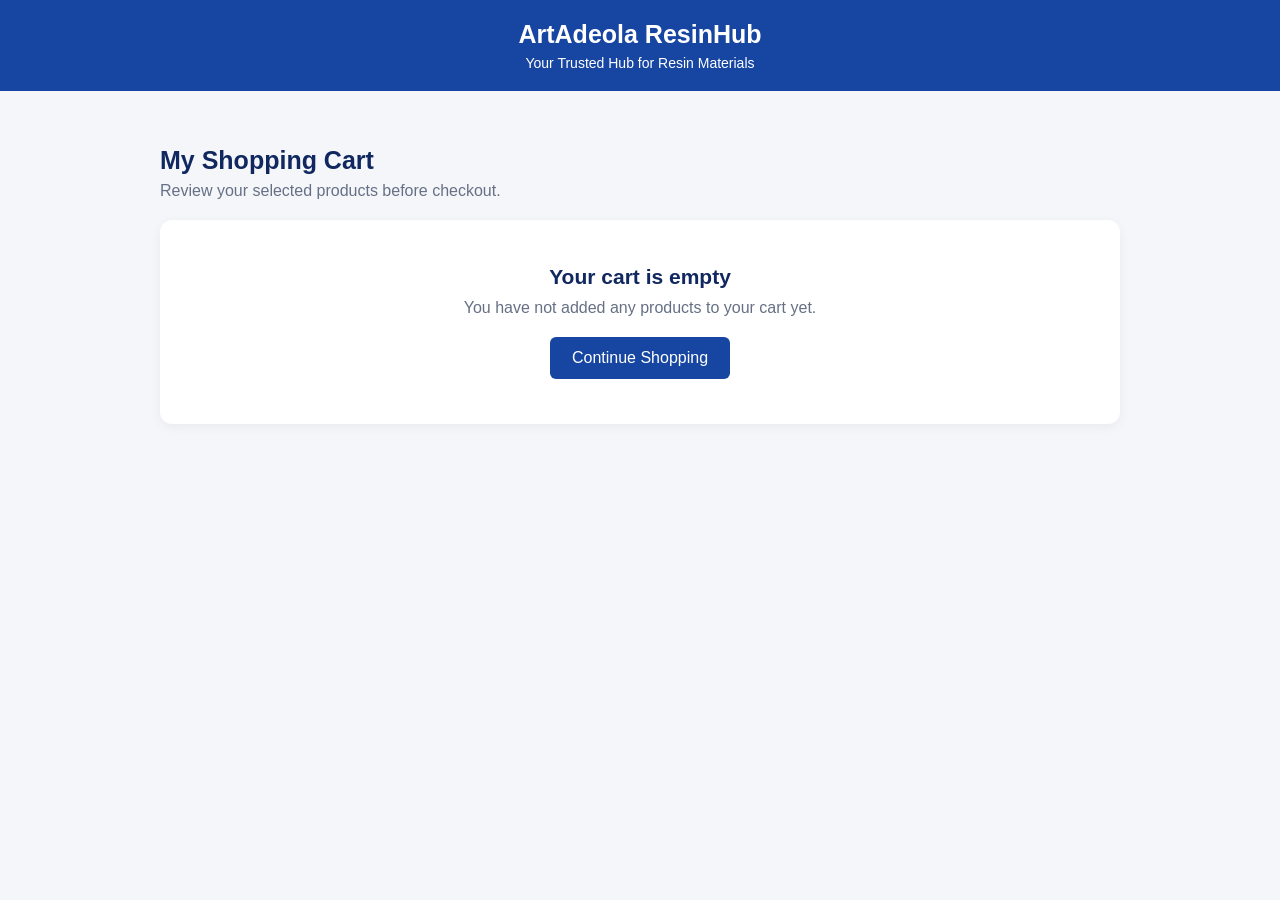
<file: src/main/resources/static/cart.html>
<!DOCTYPE html>
<html lang="en">
<head>
    <meta charset="UTF-8">
    <meta name="viewport" content="width=device-width, initial-scale=1.0">
    <title>My Shopping Cart | ArtAdeola ResinHub</title>

    <style>
        * {
            box-sizing: border-box;
            margin: 0;
            padding: 0;
        }

        body {
            font-family: Arial, sans-serif;
            background: #f4f6fa;
            color: #10285f;
        }

        header {
            background: #1746a2;
            color: white;
            padding: 20px;
            text-align: center;
        }

        header h1 {
            font-size: 25px;
        }

        header p {
            margin-top: 6px;
            font-size: 14px;
        }

        .container {
            max-width: 1000px;
            margin: 35px auto;
            padding: 20px;
        }

        .cart-heading {
            margin-bottom: 20px;
        }

        .cart-heading h2 {
            font-size: 25px;
        }

        .cart-heading p {
            color: #667085;
            margin-top: 7px;
        }

        .cart-layout {
            display: grid;
            grid-template-columns: 1fr 300px;
            gap: 20px;
            align-items: start;
        }

        .cart-items,
        .summary {
            background: white;
            border-radius: 12px;
            padding: 22px;
            box-shadow: 0 3px 12px rgba(0,0,0,0.05);
        }

        .cart-item {
            display: flex;
            justify-content: space-between;
            gap: 15px;
            padding: 18px 0;
            border-bottom: 1px solid #e5e7eb;
        }

        .cart-item:last-child {
            border-bottom: none;
        }

        .item-details {
            flex: 1;
            min-width: 0;
        }

        .item-details h3 {
            font-size: 17px;
            margin-bottom: 7px;
            overflow-wrap: anywhere;
        }

        .option-name {
            color: #1746a2;
            font-size: 14px;
            margin-bottom: 7px;
        }

        .item-price {
            color: #667085;
            font-size: 14px;
            margin-bottom: 12px;
        }

        .quantity-control {
            display: flex;
            align-items: center;
            gap: 10px;
        }

        .quantity-control button {
            width: 32px;
            height: 32px;
            border: 1px solid #c0c0c0;
            background: #edf3ff;
            color: #1746a2;
            font-size: 18px;
            border-radius: 5px;
            cursor: pointer;
        }

        .quantity-control span {
            font-weight: bold;
            min-width: 20px;
            text-align: center;
        }

        .item-right {
            text-align: right;
            min-width: 100px;
        }

        .item-total {
            font-weight: bold;
            font-size: 16px;
            margin-bottom: 12px;
        }

        .remove-btn {
            border: none;
            background: none;
            color: #c62828;
            cursor: pointer;
            font-size: 13px;
        }

        .summary h3 {
            margin-bottom: 20px;
            font-size: 20px;
        }

        .summary-row {
            display: flex;
            justify-content: space-between;
            gap: 10px;
            margin-bottom: 15px;
            color: #555;
            font-size: 14px;
        }

        .summary-total {
            border-top: 1px solid #ddd;
            padding-top: 17px;
            margin-top: 17px;
            font-size: 18px;
            font-weight: bold;
            color: #10285f;
        }

        .checkout-btn {
            width: 100%;
            background: #1746a2;
            color: white;
            border: none;
            padding: 15px;
            border-radius: 7px;
            font-size: 16px;
            font-weight: bold;
            cursor: pointer;
            margin-top: 15px;
        }

        .checkout-btn:hover {
            background: #10285f;
        }

        .checkout-btn:disabled {
            background: #aab3c5;
            cursor: not-allowed;
        }

        .continue-shopping {
            display: block;
            text-align: center;
            margin-top: 18px;
            color: #1746a2;
            text-decoration: none;
            font-size: 14px;
        }

        .empty-cart {
            text-align: center;
            padding: 45px 15px;
        }

        .empty-cart h3 {
            font-size: 21px;
            margin-bottom: 10px;
        }

        .empty-cart p {
            color: #667085;
            margin-bottom: 20px;
        }

        .shop-btn {
            display: inline-block;
            background: #1746a2;
            color: white;
            text-decoration: none;
            padding: 12px 22px;
            border-radius: 6px;
        }

        .notice {
            color: #b42318;
            font-size: 12px;
            margin-top: 8px;
        }

        @media (max-width: 700px) {
            .cart-layout {
                grid-template-columns: 1fr;
            }

            .cart-item {
                flex-wrap: wrap;
            }

            .item-right {
                min-width: 100%;
                display: flex;
                justify-content: space-between;
                align-items: center;
                text-align: left;
            }

            .item-total {
                margin-bottom: 0;
            }
        }
    </style>
</head>

<body>

<header>
    <h1>ArtAdeola ResinHub</h1>
    <p>Your Trusted Hub for Resin Materials</p>
</header>

<div class="container">

    <div class="cart-heading">
        <h2>My Shopping Cart</h2>
        <p>Review your selected products before checkout.</p>
    </div>

    <div id="cartContent"></div>

</div>

<script>
    // Customer-specific cart
    const customerId = sessionStorage.getItem("customerId");
    const cartKey = "artadeola_cart_" + customerId;

    let cart = [];

    function loadCart() {
        try {
            cart = JSON.parse(localStorage.getItem(cartKey)) || [];

            if (!Array.isArray(cart)) {
                cart = [];
            }
        } catch (error) {
            cart = [];
        }

        renderCart();
    }

    function saveCart() {
        localStorage.setItem(cartKey, JSON.stringify(cart));
        renderCart();
    }

    function getPrice(item) {
        const price = Number(item.price);
        return Number.isFinite(price) && price >= 0 ? price : 0;
    }

    function getQuantity(item) {
        const quantity = Number(item.quantity);
        return Number.isInteger(quantity) && quantity > 0 ? quantity : 1;
    }

    function getStock(item) {
        const stock = Number(item.stockQuantity);

        if (
            item.stockQuantity === null ||
            item.stockQuantity === undefined ||
            item.stockQuantity === ""
        ) {
            return null;
        }

        return Number.isFinite(stock) && stock >= 0 ? stock : null;
    }

    function formatPrice(amount) {
        return "₦" + Number(amount).toLocaleString("en-NG", {
            minimumFractionDigits: 2,
            maximumFractionDigits: 2
        });
    }

    function getItemName(item) {
        return item.productName || item.name || "Product";
    }

    function getOptionName(item) {
        return item.optionName || "";
    }

    function getLineTotal(item) {
        return getPrice(item) * getQuantity(item);
    }

    function renderCart() {
        const cartContent = document.getElementById("cartContent");

        if (cart.length === 0) {
            cartContent.innerHTML = `
                <div class="cart-items empty-cart">
                    <h3>Your cart is empty</h3>
                    <p>You have not added any products to your cart yet.</p>
                    <a href="/products.html" class="shop-btn">
                        Continue Shopping
                    </a>
                </div>
            `;
            return;
        }

        let subtotal = 0;
        let totalQuantity = 0;

        cart.forEach(item => {
            subtotal += getLineTotal(item);
            totalQuantity += getQuantity(item);
        });

        let itemsHTML = "";

        cart.forEach((item, index) => {
            const price = getPrice(item);
            const quantity = getQuantity(item);
            const stock = getStock(item);
            const optionName = getOptionName(item);
            const lineTotal = price * quantity;

            const cannotIncrease =
                stock !== null && quantity >= stock;

            itemsHTML += `
                <div class="cart-item">

                    <div class="item-details">
                        <h3>${escapeHTML(getItemName(item))}</h3>

                        ${
                            optionName
                            ? `<p class="option-name">Option: ${escapeHTML(optionName)}</p>`
                            : ""
                        }

                        <p class="item-price">
                            ${formatPrice(price)} each
                        </p>

                        <div class="quantity-control">
                            <button
                                type="button"
                                onclick="changeQuantity(${index}, -1)"
                                aria-label="Decrease quantity"
                            >−</button>

                            <span>${quantity}</span>

                            <button
                                type="button"
                                onclick="changeQuantity(${index}, 1)"
                                aria-label="Increase quantity"
                                ${cannotIncrease ? "disabled" : ""}
                            >+</button>
                        </div>

                        ${
                            cannotIncrease
                            ? `<p class="notice">Maximum available stock reached.</p>`
                            : ""
                        }
                    </div>

                    <div class="item-right">
                        <p class="item-total">
                            ${formatPrice(lineTotal)}
                        </p>

                        <button
                            type="button"
                            class="remove-btn"
                            onclick="removeItem(${index})"
                        >
                            Remove
                        </button>
                    </div>

                </div>
            `;
        });

        cartContent.innerHTML = `
            <div class="cart-layout">

                <div class="cart-items">
                    <h3>Cart Items (${totalQuantity})</h3>
                    ${itemsHTML}
                </div>

                <div class="summary">
                    <h3>Order Summary</h3>

                    <div class="summary-row">
                        <span>Total Items</span>
                        <span>${totalQuantity}</span>
                    </div>

                    <div class="summary-row">
                        <span>Subtotal</span>
                        <span>${formatPrice(subtotal)}</span>
                    </div>

                    <div class="summary-row summary-total">
                        <span>Total</span>
                        <span>${formatPrice(subtotal)}</span>
                    </div>

                    <button
                        type="button"
                        class="checkout-btn"
                        onclick="proceedToCheckout()"
                    >
                        Proceed to Checkout
                    </button>

                    <a href="/products.html" class="continue-shopping">
                        Continue Shopping
                    </a>
                </div>

            </div>
        `;
    }

    function changeQuantity(index, change) {
        const item = cart[index];

        if (!item) return;

        const currentQuantity = getQuantity(item);
        const newQuantity = currentQuantity + change;
        const stock = getStock(item);

        if (newQuantity < 1) {
            return;
        }

        if (stock !== null && newQuantity > stock) {
            alert("You cannot order more than the available stock.");
            return;
        }

        item.quantity = newQuantity;
        saveCart();
    }

    function removeItem(index) {
        if (!cart[index]) return;

        cart.splice(index, 1);
        saveCart();
    }

    function proceedToCheckout() {
        if (cart.length === 0) {
            alert("Your cart is empty.");
            return;
        }

        // Preserve the existing payment page and Paystack flow.
        window.location.href = "/payment.html";
    }

    function escapeHTML(value) {
        return String(value).replace(/[&<>"']/g, character => {
            const entities = {
                "&": "&amp;",
                "<": "&lt;",
                ">": "&gt;",
                '"': "&quot;",
                "'": "&#039;"
            };

            return entities[character];
        });
    }

    loadCart();
</script>

</body>
</html>
</file>
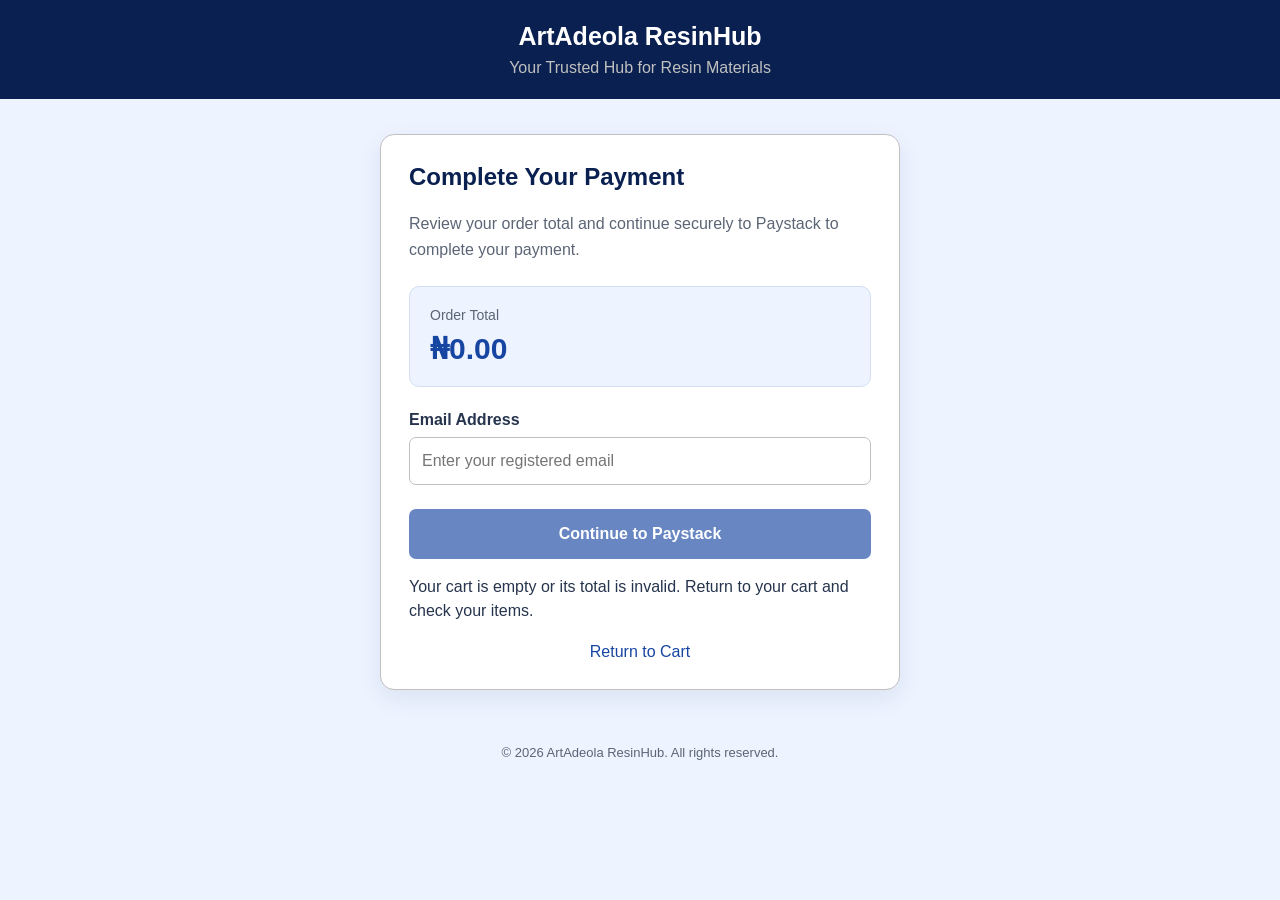
<file: src/main/resources/static/payment.html>
<!DOCTYPE html>
<html lang="en">
<head>
    <meta charset="UTF-8">
    <meta name="viewport" content="width=device-width, initial-scale=1.0">
    <title>Payment | ArtAdeola ResinHub</title>
    <style>
    :root {
        --blue: #1746A2;
        --deep-blue: #0A2050;
        --silver: #C0C0C0;
        --light-blue: #EDF3FF;
        --white: #FFFFFF;
        --text: #26344D;
    }

    * {
        box-sizing: border-box;
    }

    body {
        margin: 0;
        font-family: Arial, sans-serif;
        background: var(--light-blue);
        color: var(--text);
    }

    header {
        background: var(--deep-blue);
        color: var(--white);
        padding: 22px 16px;
        text-align: center;
    }

    header h1 {
        margin: 0;
        font-size: 25px;
    }

    header p {
        margin: 8px 0 0;
        color: var(--silver);
    }

    .container {
        width: min(92%, 520px);
        margin: 35px auto;
    }

    .payment-card {
        background: var(--white);
        padding: 28px;
        border-radius: 14px;
        border: 1px solid var(--silver);
        box-shadow: 0 8px 24px rgba(10, 32, 80, 0.08);
    }

    h2 {
        margin-top: 0;
        color: var(--deep-blue);
    }

    .description {
        line-height: 1.6;
        color: #5b6575;
    }

    .total-box {
        background: var(--light-blue);
        border: 1px solid #d4def3;
        padding: 20px;
        margin: 24px 0;
        border-radius: 10px;
    }

    .total-label {
        font-size: 14px;
        color: #5b6575;
    }

    .total-amount {
        margin-top: 8px;
        font-size: 30px;
        font-weight: bold;
        color: var(--blue);
        overflow-wrap: anywhere;
    }

    label {
        display: block;
        font-weight: bold;
        margin: 18px 0 8px;
    }

    input {
        width: 100%;
        min-height: 48px;
        padding: 12px;
        border: 1px solid var(--silver);
        border-radius: 7px;
        font-size: 16px;
    }

    input:focus {
        outline: 2px solid var(--blue);
        outline-offset: 2px;
    }

    button {
        width: 100%;
        min-height: 50px;
        margin-top: 24px;
        padding: 13px;
        border: none;
        border-radius: 7px;
        background: var(--blue);
        color: var(--white);
        font-size: 16px;
        font-weight: bold;
        cursor: pointer;
    }

    button:hover {
        background: var(--deep-blue);
    }

    button:disabled {
        opacity: 0.65;
        cursor: not-allowed;
    }

    #paymentMessage {
        margin-top: 16px;
        line-height: 1.5;
        overflow-wrap: anywhere;
    }

    .back-link {
        display: block;
        text-align: center;
        margin-top: 20px;
        color: var(--blue);
        text-decoration: none;
    }

    footer {
        text-align: center;
        padding: 20px;
        color: #5b6575;
        font-size: 13px;
    }
</style>
</head>
<body>
<header>
    <h1>ArtAdeola ResinHub</h1>
    <p>Your Trusted Hub for Resin Materials</p>
</header>
<main class="container">
    <section class="payment-card">
        <h2>Complete Your Payment</h2>
        <p class="description">
            Review your order total and continue securely to Paystack
            to complete your payment.
        </p>

        <div class="total-box">
            <div class="total-label">Order Total</div>
            <div class="total-amount" id="orderTotal">₦0.00</div>
        </div>

        <form id="paymentForm">
            <label for="customerEmail">Email Address</label>
            <input
                    type="email"
                    id="customerEmail"
                    placeholder="Enter your registered email"
                    autocomplete="email"
                    required
            >

            <button type="submit" id="payButton">
                Continue to Paystack
            </button>
        </form>

        <p id="paymentMessage" role="status" aria-live="polite"></p>

        <a class="back-link" href="/cart.html">Return to Cart</a>
    </section>
</main>
<footer>
    &copy; 2026 ArtAdeola ResinHub. All rights reserved.
</footer>
<script>
    const paymentForm = document.getElementById("paymentForm");
    const emailInput = document.getElementById("customerEmail");
    const orderTotalElement = document.getElementById("orderTotal");
    const paymentMessage = document.getElementById("paymentMessage");
    const payButton = document.getElementById("payButton");

    // Use the same customer-specific cart key as products.html and cart.html.
    const customerId = sessionStorage.getItem("customerId");
    const cartKey = "artadeola_cart_" + customerId;

    let cart = [];

    try {
        const savedCart = localStorage.getItem(cartKey);
        cart = savedCart ? JSON.parse(savedCart) : [];
    } catch (error) {
        cart = [];
    }

    function getOrderTotal() {
        if (!Array.isArray(cart) || cart.length === 0) {
            return 0;
        }

        return cart.reduce((total, item) => {
            const price = Number(item.price);
            const quantity = Number(item.quantity ?? 1);

            if (
                !Number.isFinite(price) ||
                !Number.isFinite(quantity) ||
                price < 0 ||
                quantity <= 0
            ) {
                throw new Error("An item in your cart has invalid pricing.");
            }

            return total + price * quantity;
        }, 0);
    }

    let orderTotal = 0;

    try {
        orderTotal = getOrderTotal();

        if (orderTotal <= 0) {
            paymentMessage.textContent =
                "Your cart is empty or its total is invalid. Return to your cart and check your items.";
            payButton.disabled = true;
        } else {
            orderTotalElement.textContent = orderTotal.toLocaleString(
                "en-NG",
                {
                    style: "currency",
                    currency: "NGN"
                }
            );
        }
    } catch (error) {
        paymentMessage.textContent = error.message;
        payButton.disabled = true;
    }

    // Reuse the email saved by your existing login page, if available.
    const savedEmail = sessionStorage.getItem("customerEmail");

    if (savedEmail) {
        emailInput.value = savedEmail;
    }

    paymentForm.addEventListener("submit", async function (event) {
        event.preventDefault();

        if (!Array.isArray(cart) || cart.length === 0 || orderTotal <= 0) {
            paymentMessage.textContent =
                "Your cart is empty. Please return to your cart.";
            return;
        }

        if (!emailInput.checkValidity()) {
            emailInput.reportValidity();
            return;
        }

        const email = emailInput.value.trim();

        // Paystack expects the amount in kobo, not naira.
        const amountInKobo = Math.round(orderTotal * 100);

        if (!Number.isSafeInteger(amountInKobo) || amountInKobo <= 0) {
            paymentMessage.textContent = "Please check your order total.";
            return;
        }

        payButton.disabled = true;
        paymentMessage.textContent = "Connecting to Paystack...";

        try {
            const response = await fetch("/api/payments/initialize", {
                method: "POST",
                headers: {
                    "Content-Type": "application/json"
                },
                body: JSON.stringify({
                    email: email,
                    amount: amountInKobo
                })
            });

            const responseText = await response.text();
            let result;

            try {
                result = responseText ? JSON.parse(responseText) : {};
            } catch {
                throw new Error(
                    "The server returned an invalid response. Please check the backend."
                );
            }


if (!response.ok || result.status !== true) {
    paymentMessage.textContent =
        "HTTP Status: " + response.status +
        "\nServer response: " + (responseText || "Empty response");

    console.error("Response status:", response.status);
    console.error("Response body:", responseText);

    payButton.disabled = false;
    return;
}


            const authorizationUrl = result.data?.authorization_url;

            if (!authorizationUrl) {
                throw new Error(
                    "Paystack did not return a payment link. Please check the backend response."
                );
            }

            paymentMessage.textContent = "Redirecting to Paystack...";
            window.location.assign(authorizationUrl);

        } catch (error) {
            paymentMessage.textContent =
                error.message || "Payment could not be started. Please try again.";

            payButton.disabled = false;
        }
    });
</script>
</body>
</html>
</file>
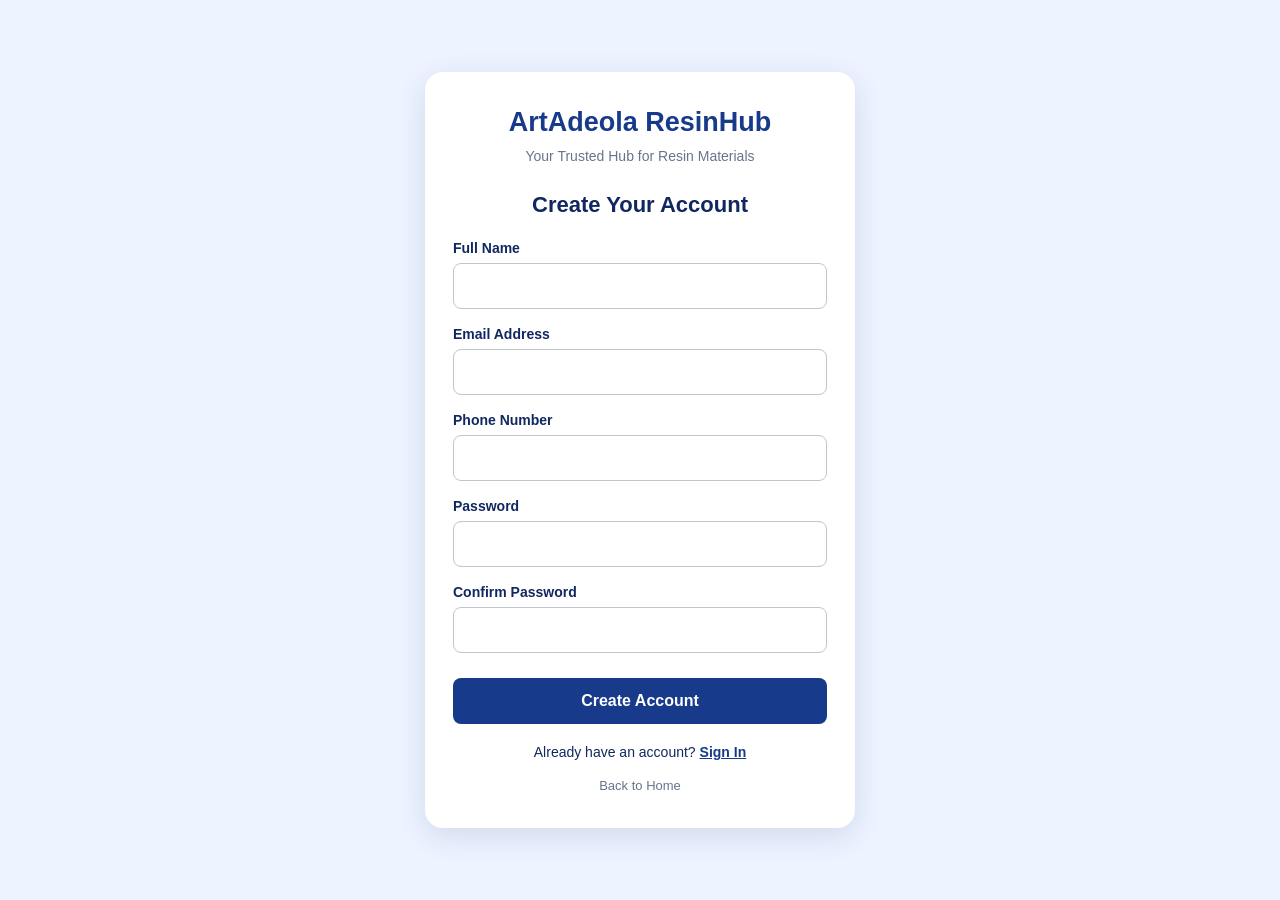
<file: src/main/resources/static/register.html>
<!DOCTYPE html>
<html lang="en">
<head>
    <meta charset="UTF-8">
    <meta name="viewport" content="width=device-width, initial-scale=1.0">
    <title>Create Account | ArtAdeola ResinHub</title>

    <style>
        * {
            box-sizing: border-box;
            margin: 0;
            padding: 0;
        }

        body {
            font-family: Arial, sans-serif;
            background: #edf3ff;
            color: #10285f;
            min-height: 100vh;
            display: flex;
            align-items: center;
            justify-content: center;
            padding: 20px;
        }

        .register-container {
            background: white;
            width: 100%;
            max-width: 430px;
            padding: 35px 28px;
            border-radius: 18px;
            box-shadow: 0 8px 30px rgba(16, 40, 95, 0.12);
        }

        .brand {
            text-align: center;
            margin-bottom: 25px;
        }

        .brand h1 {
            color: #173a8a;
            font-size: 27px;
            margin-bottom: 8px;
        }

        .brand p {
            color: #68748c;
            font-size: 14px;
            line-height: 1.5;
        }

        h2 {
            font-size: 22px;
            margin-bottom: 22px;
            text-align: center;
        }

        .form-group {
            margin-bottom: 17px;
        }

        label {
            display: block;
            margin-bottom: 7px;
            font-size: 14px;
            font-weight: bold;
        }

        input {
            width: 100%;
            padding: 13px;
            border: 1px solid #c0c5ce;
            border-radius: 8px;
            font-size: 16px;
            outline: none;
        }

        input:focus {
            border-color: #173a8a;
            box-shadow: 0 0 0 2px rgba(23, 58, 138, 0.1);
        }

        button {
            width: 100%;
            padding: 14px;
            margin-top: 8px;
            background: #173a8a;
            color: white;
            border: none;
            border-radius: 8px;
            font-size: 16px;
            font-weight: bold;
            cursor: pointer;
        }

        button:disabled {
            opacity: 0.65;
            cursor: not-allowed;
        }

        .message {
            margin-top: 15px;
            font-size: 14px;
            text-align: center;
            line-height: 1.5;
            overflow-wrap: anywhere;
        }

        .login-link {
            margin-top: 20px;
            text-align: center;
            font-size: 14px;
        }

        .login-link a {
            color: #173a8a;
            font-weight: bold;
        }

        .back-link {
            display: block;
            margin-top: 18px;
            text-align: center;
            font-size: 13px;
            color: #68748c;
            text-decoration: none;
        }
    </style>
</head>

<body>

<div class="register-container">

    <div class="brand">
        <h1>ArtAdeola ResinHub</h1>
        <p>Your Trusted Hub for Resin Materials</p>
    </div>

    <h2>Create Your Account</h2>

    <form id="registerForm">

        <div class="form-group">
            <label for="name">Full Name</label>
            <input
                    type="text"
                    id="name"
                    name="name"
                    autocomplete="name"
                    required>
        </div>

        <div class="form-group">
            <label for="email">Email Address</label>
            <input
                    type="email"
                    id="email"
                    name="email"
                    autocomplete="email"
                    required>
        </div>

        <div class="form-group">
            <label for="phoneNumber">Phone Number</label>
            <input
                    type="tel"
                    id="phoneNumber"
                    name="phoneNumber"
                    autocomplete="tel"
                    required>
        </div>

        <div class="form-group">
            <label for="password">Password</label>
            <input
                    type="password"
                    id="password"
                    name="password"
                    autocomplete="new-password"
                    minlength="8"
                    required>
        </div>

        <div class="form-group">
            <label for="confirmPassword">Confirm Password</label>
            <input
                    type="password"
                    id="confirmPassword"
                    name="confirmPassword"
                    autocomplete="new-password"
                    minlength="8"
                    required>
        </div>

        <button type="submit" id="registerButton">
            Create Account
        </button>

        <p id="message" class="message" role="status" aria-live="polite"></p>

    </form>

    <p class="login-link">
        Already have an account?
        <a href="login.html">Sign In</a>
    </p>

    <a class="back-link" href="index.html">Back to Home</a>

</div>

<script>
    const registerForm = document.getElementById("registerForm");
    const registerButton = document.getElementById("registerButton");
    const message = document.getElementById("message");

    registerForm.addEventListener("submit", async function (event) {
        event.preventDefault();

        const name = document.getElementById("name").value.trim();
        const email = document.getElementById("email").value.trim();
        const phoneNumber = document.getElementById("phoneNumber").value.trim();
        const password = document.getElementById("password").value;
        const confirmPassword = document.getElementById("confirmPassword").value;

        if (password !== confirmPassword) {
            message.style.color = "#b00020";
            message.textContent = "Your passwords do not match.";
            return;
        }

        const customer = {
            name: name,
            email: email,
            phoneNumber: phoneNumber,
            password: password
        };

        registerButton.disabled = true;
        registerButton.textContent = "Creating Account...";
        message.style.color = "#68748c";
        message.textContent = "Please wait while your account is created.";

        try {
            const response = await fetch(
                "http://localhost:8080/api/customers/register",
                {
                    method: "POST",
                    headers: {
                        "Content-Type": "application/json"
                    },
                    body: JSON.stringify(customer)
                }
            );

            const resultText = await response.text();

            if (!response.ok) {
                throw new Error(
                    resultText || "Registration failed. Please try again."
                );
            }

            message.style.color = "green";
            message.textContent =
                "Account created successfully! Redirecting to sign in...";

            registerForm.reset();

            setTimeout(function () {
                window.location.href = "login.html";
            }, 1500);

        } catch (error) {
            message.style.color = "#b00020";

            if (error instanceof TypeError) {
                message.textContent =
                    "Could not connect to the server. Ensure Spring Boot is running.";
            } else {
                message.textContent = error.message;
            }
        } finally {
            registerButton.disabled = false;
            registerButton.textContent = "Create Account";
        }
    });
</script>

</body>
</html>
</file>
